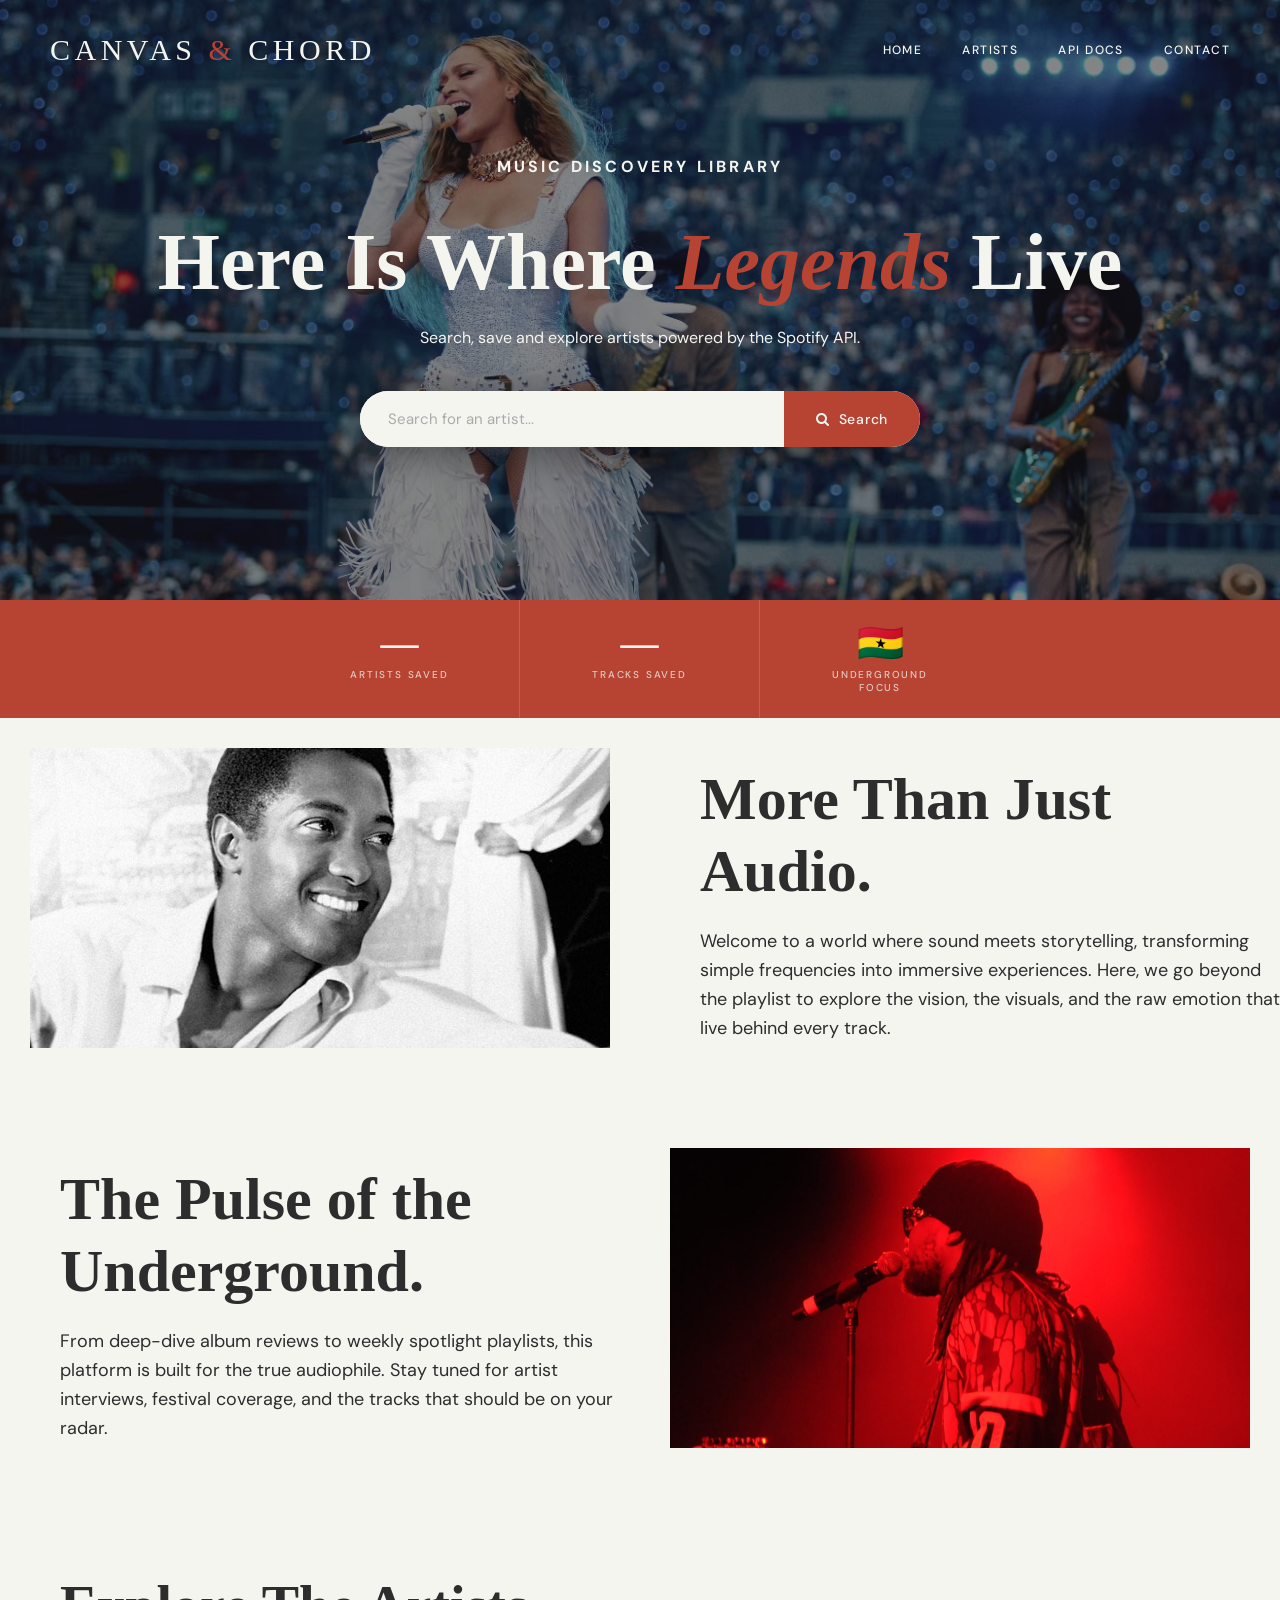
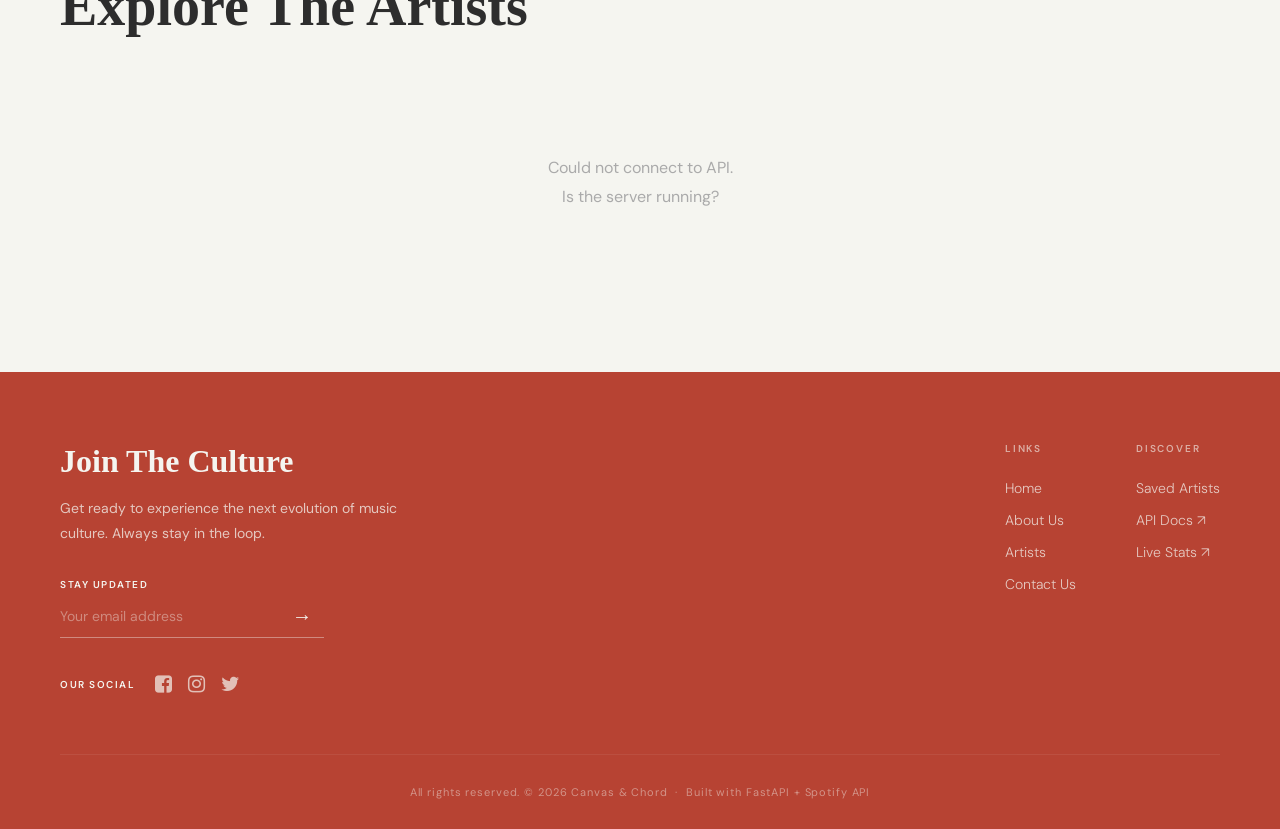
<file: frontend/index.html>
<!DOCTYPE html>
<html lang="en">
<head>
    <meta charset="UTF-8">
    <meta name="viewport" content="width=device-width, initial-scale=1.0">
    <title>CANVAS & CHORD</title>
    <link rel="stylesheet" href="https://cdnjs.cloudflare.com/ajax/libs/font-awesome/4.7.0/css/font-awesome.min.css">
    <link href="https://fonts.googleapis.com/css2?family=Playfair+Display:wght@400;700;900&family=DM+Sans:wght@300;400;500&display=swap" rel="stylesheet">
    <link rel="stylesheet" href="Variables.css">
    <link rel="stylesheet" href="style.css">
    <script src="utils.js" defer></script>
    <script src="script.js" defer></script>
</head>
<body>

    <nav>
        <div id="logo"><p>CANVAS <span>&</span> CHORD</p></div>
        <div id="menu">
            <a href="#">Home</a>
            <a href="#artists-section">Artists</a>
            <a href="https://canvasandchords.onrender.com/docs" target="_blank">API Docs</a>
            <a href="#">Contact</a>
        </div>
    </nav>

    <div class="banner">
        <img src="./IMAGES/shutterstock-editorial-15344558c-6842f05d52535.avif" alt="Artist performing live">
        <p class="banner-tag">Music Discovery Library</p>
        <h1>Here Is Where <em>Legends</em> Live</h1>
        <p>Search, save and explore artists powered by the Spotify API.</p>
        <div class="search-container">
            <input type="text" id="searchInput" placeholder="Search for an artist...">
            <button onclick="searchArtists()">
                <i class="fa fa-search"></i>&nbsp; Search
            </button>
        </div>
    </div>

    <div class="stats-bar">
        <div class="stat-item">
            <div class="stat-number" id="totalArtists">—</div>
            <div class="stat-label">Artists Saved</div>
        </div>
        <div class="stat-item">
            <div class="stat-number" id="totalTracks">—</div>
            <div class="stat-label">Tracks Saved</div>
        </div>
        <div class="stat-item">
            <div class="stat-number">🇬🇭</div>
            <div class="stat-label">Underground Focus</div>
        </div>
    </div>

    <div class="search-results" id="searchResults">
        <h3>Search Results</h3>
        <div class="results-grid" id="resultsGrid"></div>
    </div>

    <section class="Top">
        <div class="left">
            <img src="./IMAGES/imgi_157_Sam-Cooke_on-couch_Abkco-Photo-by-Wally-Seawell_BW_SMALL-e1594430374762.jpg"
                 alt="Artist portrait">
        </div>
        <div class="right">
            <h2>More Than Just Audio.</h2>
            <p>
                Welcome to a world where sound meets storytelling, transforming simple frequencies
                into immersive experiences. Here, we go beyond the playlist to explore the vision,
                the visuals, and the raw emotion that live behind every track.
            </p>
        </div>
    </section>

    <section class="middle">
        <div class="left2">
            <h2>The Pulse of the Underground.</h2>
            <p>
                From deep-dive album reviews to weekly spotlight playlists, this platform is built
                for the true audiophile. Stay tuned for artist interviews, festival coverage,
                and the tracks that should be on your radar.
            </p>
        </div>
        <div class="right2">
            <img src="./IMAGES/imgi_201_C-1.jpg" alt="Underground artist">
        </div>
    </section>

    <div class="section-header" id="artists-section">
        <h2>Explore The Artists</h2>
        <p id="artistCount"></p>
    </div>

    <div class="artists-section">
        <div class="artists-grid" id="artistsGrid">
            <div class="loading">Loading artists</div>
        </div>
    </div>

    <footer class="site-footer">
        <div class="footer-content">
            <div class="footer-left">
                <h2>Join The Culture</h2>
                <p>Get ready to experience the next evolution of music culture. Always stay in the loop.</p>
                <div class="email-signup">
                    <p>Stay Updated</p>
                    <form action="#">
                        <input type="email" placeholder="Your email address" required>
                        <button type="submit">→</button>
                    </form>
                </div>
                <div class="social-links">
                    <p>Our Social</p>
                    <i class="fa fa-facebook-square"></i>
                    <i class="fa fa-instagram"></i>
                    <i class="fa fa-twitter"></i>
                </div>
            </div>
            <div class="footer-links">
                <div class="link-column">
                    <h3>Links</h3>
                    <a href="#">Home</a>
                    <a href="#">About Us</a>
                    <a href="#artists-section">Artists</a>
                    <a href="#">Contact Us</a>
                </div>
                <div class="link-column">
                    <h3>Discover</h3>
                    <a href="#artists-section">Saved Artists</a>
                    <a href="https://canvasandchords.onrender.com/docs" target="_blank">API Docs ↗</a>
                    <a href="https://canvasandchords.onrender.com/discover/stats" target="_blank">Live Stats ↗</a>
                </div>
            </div>
        </div>
        <div class="footer-bottom">
            <p>All rights reserved. © 2026 Canvas & Chord &nbsp;·&nbsp; Built with FastAPI + Spotify API</p>
        </div>
    </footer>

    <div class="notification" id="notification"></div>

</body>
</html>
</file>
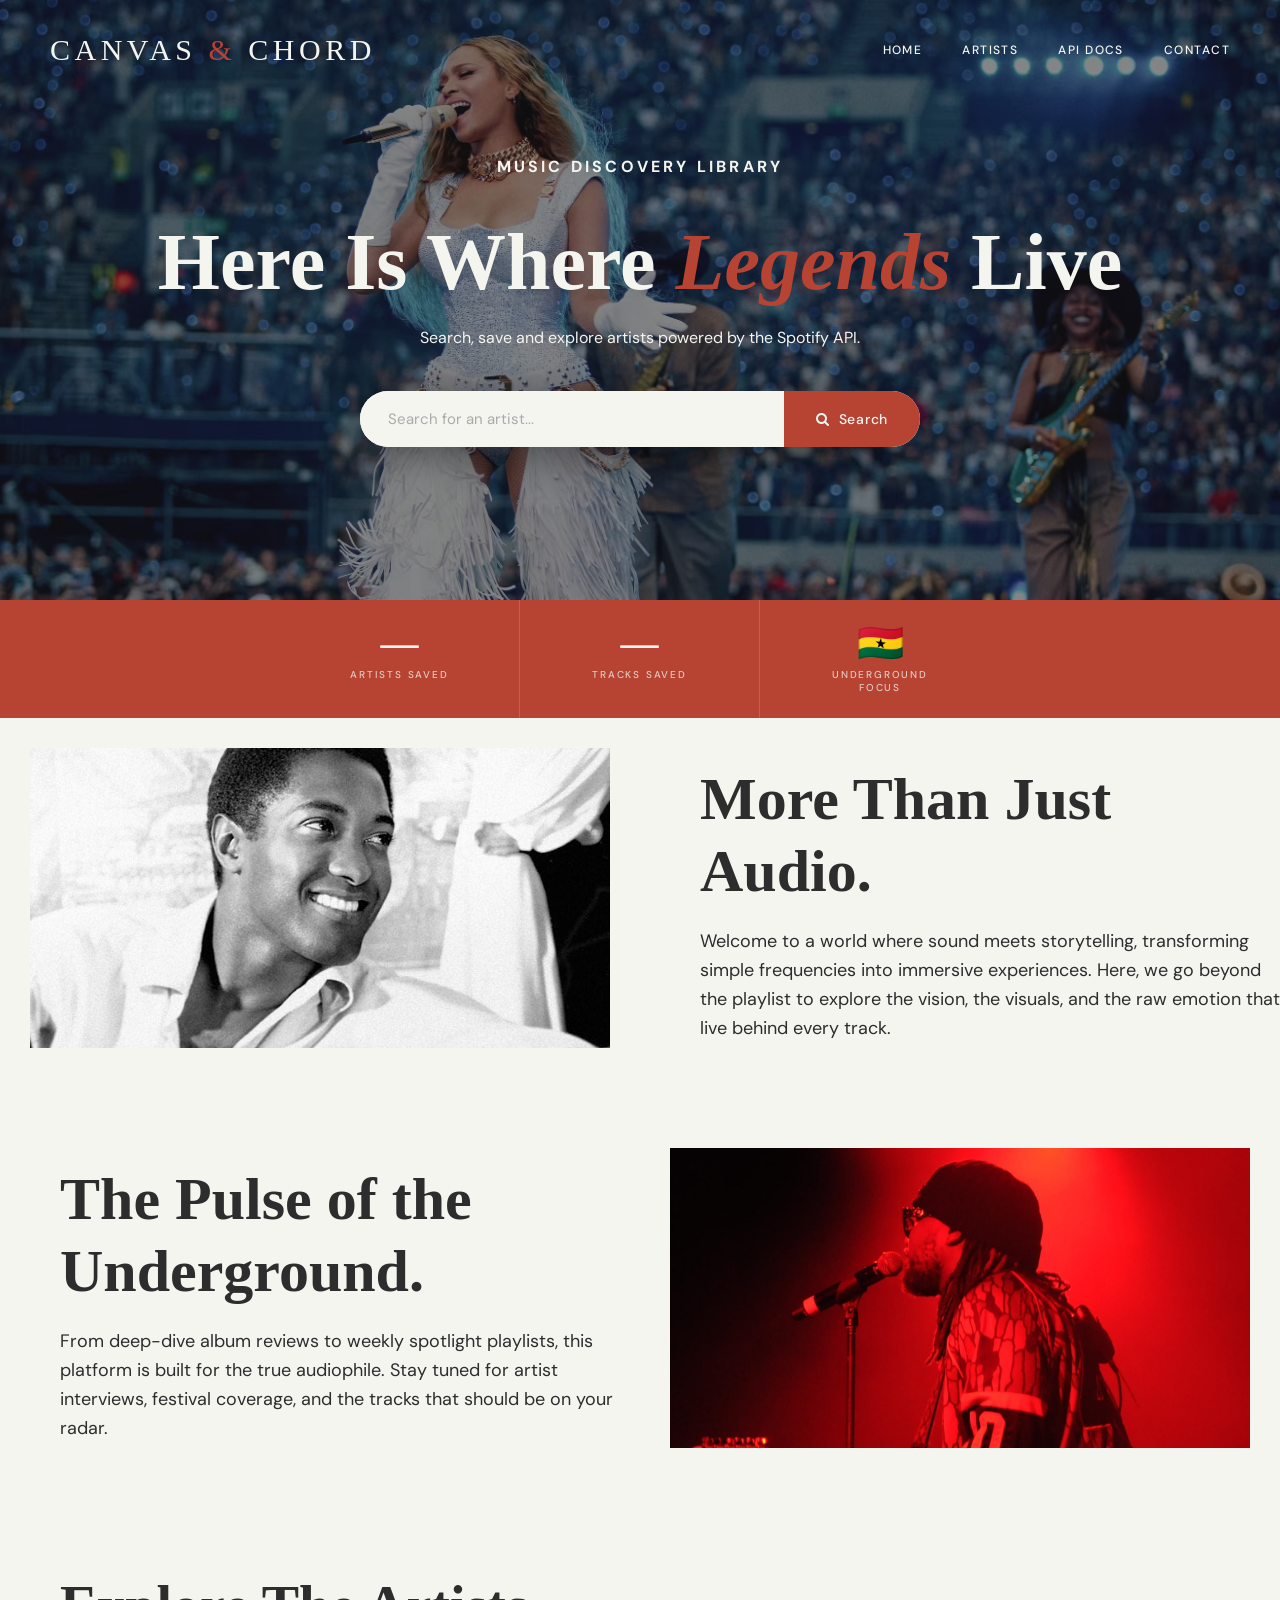
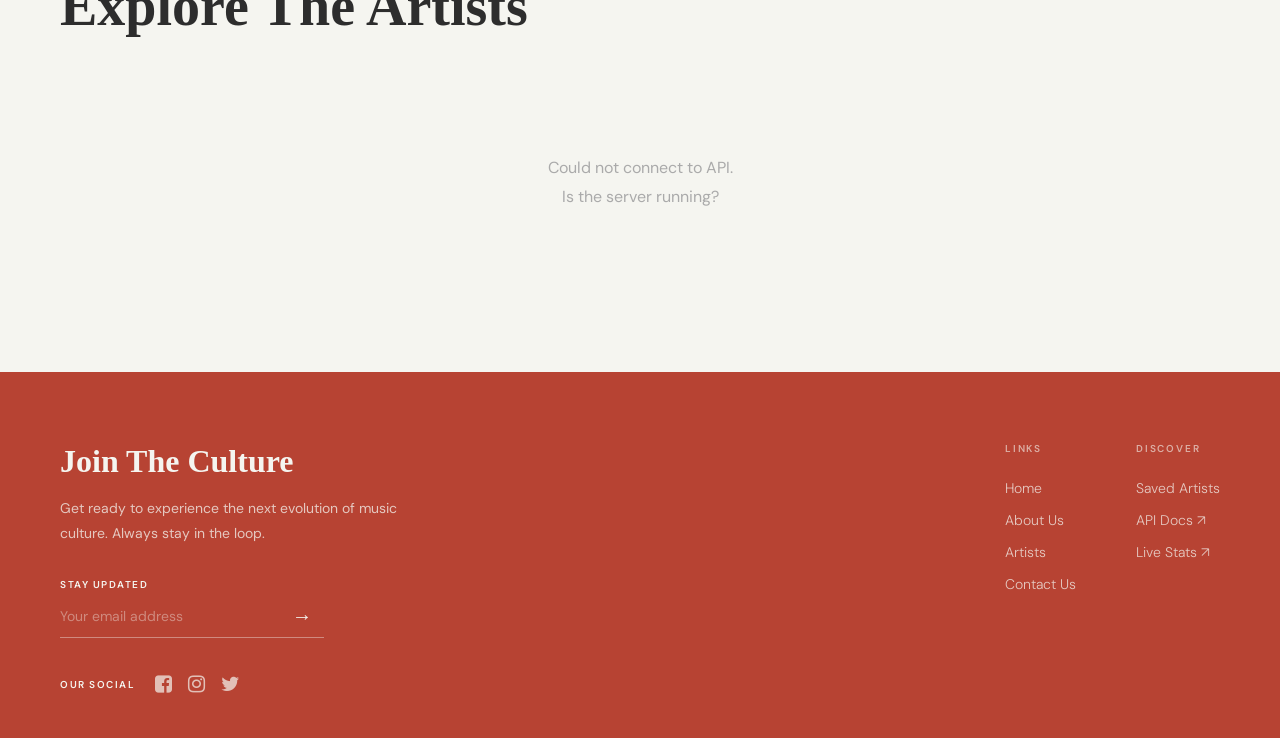
<file: frontend/profile.html>
<!DOCTYPE html>
<html lang="en">
<head>
    <meta charset="UTF-8">
    <meta name="viewport" content="width=device-width, initial-scale=1.0">
    <title>Artist Profile | CANVAS & CHORD</title>
    <link rel="stylesheet" href="https://cdnjs.cloudflare.com/ajax/libs/font-awesome/4.7.0/css/font-awesome.min.css">
    <link href="https://fonts.googleapis.com/css2?family=Playfair+Display:wght@400;700;900&family=DM+Sans:wght@300;400;500&display=swap" rel="stylesheet">
    <link rel="stylesheet" href="Variables.css">
    <link rel="stylesheet" href="style.css">
    <link rel="stylesheet" href="profile.css">
    <script src="utils.js" defer></script>
    <script src="profile.js" defer></script>
</head>
<body>

    <nav>
        <div id="logo"><p>CANVAS <span>&</span> CHORD</p></div>
        <div id="menu">
            <a href="index.html">← Home</a>
            <a href="index.html#artists-section">Artists</a>
            <a href="https://canvasandchords.onrender.com/docs" target="_blank">API Docs</a>
        </div>
    </nav>

    <div class="profile-banner" id="profileBanner">
        <div class="profile-banner-overlay"></div>
        <div class="profile-banner-content">
            <p class="profile-tag" id="profileTag">Artist</p>
            <h1 id="artistName">Loading...</h1>
            <p class="profile-genres" id="artistGenres"></p>
            <a class="spotify-link" id="spotifyLink" href="#" target="_blank" style="display:none;">
                <i class="fa fa-spotify"></i>&nbsp; Open on Spotify
            </a>
        </div>
    </div>

    <section class="bio-section" id="bioSection">
        <div class="bio-inner">
            <p class="section-label">About</p>
            <div class="bio-text" id="bioText">
                <div class="loading">Loading biography</div>
            </div>
            <p class="bio-source" id="bioSource"></p>
        </div>
    </section>

    <section class="tracks-section" id="tracksSection">
        <div class="tracks-header">
            <div>
                <p class="section-label">Tracks</p>
                <h2 class="tracks-title" id="tracksTitle">Discography</h2>
            </div>
            <button class="fetch-btn" id="fetchBtn" onclick="fetchTracks()">
                <i class="fa fa-refresh"></i>&nbsp; Fetch Tracks from Spotify
            </button>
        </div>
        <div class="tracks-list" id="tracksList">
            <div class="loading">Loading tracks</div>
        </div>
    </section>

    <div class="audio-panel" id="audioPanel">
        <div class="audio-panel-header">
            <h4>Audio Analysis — <span id="selectedTrackName">—</span></h4>
            <small>Powered by Spotify</small>
        </div>
        <div id="featuresContent"></div>
    </div>

    <footer class="site-footer">
        <div class="footer-content">
            <div class="footer-left">
                <h2>Join The Culture</h2>
                <p>Get ready to experience the next evolution of music culture. Always stay in the loop.</p>
                <div class="email-signup">
                    <p>Stay Updated</p>
                    <form action="#">
                        <input type="email" placeholder="Your email address" required>
                        <button type="submit">→</button>
                    </form>
                </div>
                <div class="social-links">
                    <p>Our Social</p>
                    <i class="fa fa-facebook-square"></i>
                    <i class="fa fa-instagram"></i>
                    <i class="fa fa-twitter"></i>
                </div>
            </div>
            <div class="footer-links">
                <div class="link-column">
                    <h3>Links</h3>
                    <a href="index.html">Home</a>
                    <a href="index.html#artists-section">All Artists</a>
                    <a href="https://canvasandchords.onrender.com/docs" target="_blank">API Docs ↗</a>
                </div>
            </div>
        </div>
        <div class="footer-bottom">
            <p>All rights reserved. © 2026 Canvas & Chord &nbsp;·&nbsp; Built with FastAPI + Spotify API</p>
        </div>
    </footer>

    <div class="notification" id="notification"></div>

</body>
</html>
</file>
<file: frontend/Variables.css>
:root {
    --red:          #b74333;
    --red-dark:     #8f3228;
    --cream:        #F5F5F0;
    --dark:         #1a1a1a;
    --dark2:        #2D2D2D;
    --dark3:        #3d3d3d;
    --muted:        rgba(245,245,240,0.55);
    --font-display: serif;
    --font-body:    'DM Sans', sans-serif;
    --ease:         0.3s ease;
}
</file>
<file: frontend/style.css>
*, *::before, *::after { margin:0; padding:0; box-sizing:border-box; }
html { scroll-behavior: smooth; }

body {
    background-color: var(--cream);
    font-family: var(--font-body);
    color: var(--dark2);
    overflow-x: hidden;
}

nav {
    width: 100%;
    height: 100px;
    position: absolute;
    top: 0;
    left: 0;
    z-index: 10;
    display: flex;
    justify-content: space-between;
    align-items: center;
    padding: 0 50px;
}

#logo {
    width: auto;
    height: auto;
}

#logo p {
    font-size: 30px;
    color: var(--cream);
    font-family: var(--font-display);
    letter-spacing: 0.15em;
}

#logo span { color: var(--red); }

#menu { display:flex; gap:40px; align-items:center; }

#menu a {
    text-decoration: none;
    color: var(--cream);
    font-size: 12px;
    letter-spacing: 0.12em;
    font-weight: 500;
    transition: color var(--ease);
    text-transform: uppercase;
}

#menu a:hover { color: var(--muted); }

.banner {
    width: 100%;
    height: 600px;
    position: relative;
    background-color: var(--dark);
    overflow: hidden;
    display: flex;
    flex-direction: column;
    align-items: center;
    justify-content: center;
    text-align: center;
    padding: 0 20px;
}

.banner img {
    position: absolute;
    top: 0;
    left: 0;
    width: 100%;
    height: 100%;
    object-fit: cover;
    z-index: 0;
    opacity: 0.5;
}

.banner-tag, .banner h1, .banner > p, .search-container {
    position: relative;
    z-index: 1;
}

.banner-tag {
    color: var(--red);
    text-transform: uppercase;
    letter-spacing: 0.2em;
    font-size: 12px;
    font-weight: 700;
    margin-bottom: 15px;
}

.banner h1 {
    font-size: clamp(42px, 7vw, 80px);
    color: var(--cream);
    font-family: var(--font-display);
    font-weight: 900;
    line-height: 1.05;
    margin-bottom: 20px;
}

.banner h1 em { color: var(--red); font-style: italic; }

.banner > p {
    font-size: 16px;
    color: var(--cream);
    margin-bottom: 40px;
    max-width: 550px;
    line-height: 1.7;
}

.search-container {
    display: flex;
    width: 100%;
    max-width: 560px;
    border-radius: 50px;
    overflow: hidden;
    box-shadow: 0 8px 40px rgba(0,0,0,0.4);
    background-color: var(--cream);
}

.search-container input {
    flex: 1;
    padding: 18px 28px;
    border: none;
    background-color: var(--cream);
    font-size: 15px;
    font-family: var(--font-body);
    color: var(--dark2);
    outline: none;
}

.search-container input::placeholder { color: #aaa; }

.search-container button {
    padding: 18px 32px;
    background-color: var(--red);
    color: var(--cream);
    border: none;
    font-size: 14px;
    font-weight: 500;
    font-family: var(--font-body);
    letter-spacing: 0.05em;
    cursor: pointer;
    transition: background-color var(--ease);
}

.search-container button:hover { background-color: var(--red-dark); }

.stats-bar {
    width: 100%;
    background-color: var(--red);
    color: var(--cream);
    display: flex;
    justify-content: center;
}

.stat-item {
    text-align: center;
    padding: 24px 60px;
    border-right: 1px solid rgba(255,255,255,0.15);
    flex: 1;
    max-width: 240px;
    transition: background-color var(--ease);
}

.stat-item:last-child { border-right: none; }
.stat-item:hover { background-color: var(--red-dark); }

.stat-number {
    font-size: 38px;
    font-weight: 700;
    font-family: var(--font-display);
    line-height: 1;
    margin-bottom: 6px;
}

.stat-label {
    font-size: 10px;
    letter-spacing: 0.18em;
    opacity: 0.75;
    text-transform: uppercase;
    font-weight: 500;
}

.search-results {
    width: 100%;
    background-color: var(--dark2);
    padding: 40px 60px;
    display: none;
    border-bottom: 3px solid var(--red);
}

.search-results h3 {
    color: var(--cream);
    font-family: var(--font-display);
    font-size: 22px;
    margin-bottom: 24px;
    font-weight: 400;
}

.results-grid {
    display: grid;
    grid-template-columns: repeat(auto-fill, minmax(280px, 1fr));
    gap: 14px;
}

.result-card {
    background-color: var(--dark3);
    border-radius: 12px;
    padding: 16px;
    display: flex;
    align-items: center;
    gap: 16px;
    border: 1px solid rgba(255,255,255,0.05);
    transition: background-color var(--ease), transform var(--ease);
}

.result-card:hover { background-color: #4a4a4a; transform: translateY(-2px); }

.result-card img {
    width: 56px; height: 56px;
    border-radius: 50%;
    object-fit: cover;
    flex-shrink: 0;
    border: 2px solid rgba(255,255,255,0.1);
}

.result-card .no-image {
    width: 56px; height: 56px;
    border-radius: 50%;
    background: linear-gradient(135deg, var(--red), var(--red-dark));
    display: flex;
    align-items: center;
    justify-content: center;
    color: white;
    font-size: 22px;
    font-family: var(--font-display);
    flex-shrink: 0;
    font-weight: 700;
}

.result-info { flex:1; min-width:0; }

.result-info p {
    color: var(--cream);
    font-weight: 500;
    font-size: 14px;
    white-space: nowrap;
    overflow: hidden;
    text-overflow: ellipsis;
}

.result-info small { color: var(--muted); font-size: 12px; }

.save-btn {
    padding: 8px 18px;
    background-color: transparent;
    color: var(--red);
    border: 1.5px solid var(--red);
    border-radius: 20px;
    cursor: pointer;
    font-size: 12px;
    font-weight: 500;
    font-family: var(--font-body);
    letter-spacing: 0.05em;
    transition: all var(--ease);
    white-space: nowrap;
    flex-shrink: 0;
}

.save-btn:hover { background-color: var(--red); color: var(--cream); }
.save-btn.saved { background-color: #2a7a3b; border-color: #2a7a3b; color: white; }
.save-btn:disabled { opacity: 0.5; cursor: not-allowed; }

.section-header {
    width: 100%;
    padding: 60px 60px 0;
    background-color: var(--cream);
    display: flex;
    align-items: flex-end;
    justify-content: space-between;
}

.section-header h2 {
    font-size: clamp(36px, 5vw, 56px);
    color: var(--dark2);
    font-family: var(--font-display);
    font-weight: 700;
    line-height: 1;
}

.section-header p { font-size: 13px; color: #999; padding-bottom: 8px; }

.artists-section {
    width: 100%;
    background-color: var(--cream);
    padding: 40px 60px 80px;
}

.artists-grid {
    display: grid;
    grid-template-columns: repeat(auto-fill, minmax(180px, 1fr));
    gap: 36px;
}

.artist-card {
    display: flex;
    flex-direction: column;
    align-items: center;
    cursor: pointer;
    transition: transform var(--ease);
}

.artist-card:hover { transform: translateY(-6px); }

.artist-card:hover .artist-image-wrap {
    box-shadow: 0 16px 40px rgba(183,67,51,0.25);
}

.artist-image-wrap {
    width: 180px; height: 180px;
    border-radius: 28%;
    overflow: hidden;
    display: flex;
    justify-content: center;
    align-items: center;
    transition: box-shadow var(--ease);
    flex-shrink: 0;
}

.artist-card:nth-child(6n+1) .artist-image-wrap { background-color: #ffcba0; }
.artist-card:nth-child(6n+2) .artist-image-wrap { background-color: #adf4b5; }
.artist-card:nth-child(6n+3) .artist-image-wrap { background-color: #a6aff0; }
.artist-card:nth-child(6n+4) .artist-image-wrap { background-color: #fc9ef1; }
.artist-card:nth-child(6n+5) .artist-image-wrap { background-color: #f9f188; }
.artist-card:nth-child(6n+6) .artist-image-wrap { background-color: #fa859e; }

.artist-image-wrap img {
    width: 100%; height: 100%;
    object-fit: cover;
    padding: 12px;
    border-radius: 50%;
    transition: transform var(--ease);
}

.artist-card:hover .artist-image-wrap img { transform: scale(1.05); }

.artist-initial {
    font-size: 64px;
    font-family: var(--font-display);
    color: var(--dark2);
    font-weight: 700;
    opacity: 0.35;
}

.artist-card-name {
    font-family: var(--font-display);
    font-size: 15px;
    color: var(--dark2);
    margin-top: 14px;
    text-align: center;
    font-weight: 600;
    line-height: 1.3;
}

.artist-card-sub {
    font-size: 11px;
    color: var(--red);
    margin-top: 4px;
    letter-spacing: 0.08em;
    text-transform: uppercase;
    font-weight: 500;
}

.empty-state {
    grid-column: 1 / -1;
    text-align: center;
    padding: 80px 40px;
    color: #aaa;
}

.empty-state .empty-icon { font-size: 60px; margin-bottom: 20px; opacity: 0.3; }
.empty-state p { font-size: 16px; line-height: 1.8; max-width: 360px; margin: 0 auto; }

.content {
    width: 100%;
    overflow: hidden;
}

.Top {
    width: 100%;
    height: 400px;
    display: flex;
}

.left {
    width: 50%;
    height: 100%;
    background-color: #F5F5F0;
}

.left img {
    width: 100%;
    height: 360px;
    object-fit: cover;
    display: block;
    padding: 30px;
}

.right {
    width: 50%;
    height: 100%;
    background-color: #F5F5F0;
    display: flex;
    flex-direction: column;
    justify-content: center;
    padding-left: 40px;
}

.right h2 {
    font-size: 60px;
    color: #2D2D2D;
    line-height: 1.2;
    font-family: serif;
    margin-left: 20px;
    padding-bottom: 20px;
}

.right p {
    font-size: 18px;
    color: #2D2D2D;
    margin-bottom: 30px;
    line-height: 1.6;
    margin-left: 20px;
}

.middle {
    width: 100%;
    height: 400px;
    display: flex;
}

.left2 {
    width: 50%;
    height: 100%;
    background-color: #F5F5F0;
    display: flex;
    flex-direction: column;
    justify-content: center;
    padding-left: 40px;
}

.left2 h2 {
    font-size: 60px;
    color: #2D2D2D;
    line-height: 1.2;
    font-family: serif;
    margin-left: 20px;
    padding-bottom: 20px;
}

.left2 p {
    font-size: 18px;
    color: #2D2D2D;
    margin-bottom: 30px;
    line-height: 1.6;
    margin-left: 20px;
}

.right2 {
    width: 50%;
    height: 100%;
    background-color: #F5F5F0;
}

.right2 img {
    width: 100%;
    height: 360px;
    object-fit: cover;
    display: block;
    padding: 30px;
}

.loading {
    text-align: center;
    padding: 60px 20px;
    color: #aaa;
    font-size: 14px;
    letter-spacing: 0.08em;
    display: flex;
    align-items: center;
    justify-content: center;
    gap: 12px;
}

.loading::after {
    content: '';
    display: inline-block;
    width: 16px; height: 16px;
    border: 2px solid #aaa;
    border-top-color: var(--red);
    border-radius: 50%;
    animation: spin 0.8s linear infinite;
    flex-shrink: 0;
}

@keyframes spin { to { transform: rotate(360deg); } }

.track-row { cursor: pointer; position: relative; }
.track-row:hover { background-color: rgba(255,255,255,0.08); border-color: rgba(183,67,51,0.3); }
.track-row.active { border-color: var(--red); background-color: rgba(183,67,51,0.08); }

.track-hint {
    font-size: 11px;
    color: var(--red);
    opacity: 0;
    transition: opacity 0.2s;
    white-space: nowrap;
    letter-spacing: 0.05em;
}

.track-row:hover .track-hint { opacity: 1; }

.audio-panel {
    width: 100%;
    background-color: #111;
    padding: 0 60px;
    max-height: 0;
    overflow: hidden;
    transition: max-height 0.5s ease, padding 0.3s ease;
}

.audio-panel.open {
    max-height: 700px;
    padding: 40px 60px;
    border-top: 1px solid rgba(255,255,255,0.06);
}

.audio-panel-header {
    display: flex;
    align-items: center;
    justify-content: space-between;
    margin-bottom: 32px;
    flex-wrap: wrap;
    gap: 12px;
}

.audio-panel-header h4 {
    color: var(--cream);
    font-family: var(--font-display);
    font-size: 20px;
    font-weight: 400;
}

.audio-panel-header h4 span { color: var(--red); font-style: italic; }

.audio-panel-header small {
    color: var(--muted);
    font-size: 11px;
    letter-spacing: 0.1em;
    text-transform: uppercase;
}

.features-grid {
    display: grid;
    grid-template-columns: repeat(auto-fill, minmax(220px, 1fr));
    gap: 20px;
    margin-bottom: 28px;
}

.feature-item { display: flex; flex-direction: column; gap: 8px; }

.feature-label {
    display: flex;
    justify-content: space-between;
    align-items: center;
}

.feature-name {
    font-size: 11px;
    color: var(--muted);
    letter-spacing: 0.12em;
    text-transform: uppercase;
    font-weight: 500;
}

.feature-value {
    font-size: 13px;
    color: var(--cream);
    font-weight: 600;
    font-family: var(--font-display);
}

.feature-bar-bg {
    width: 100%;
    height: 6px;
    background-color: rgba(255,255,255,0.08);
    border-radius: 100px;
    overflow: hidden;
}

/* width animated by JS on track select */
.feature-bar-fill {
    height: 100%;
    border-radius: 100px;
    background-color: var(--red);
    width: 0%;
    transition: width 0.8s cubic-bezier(0.4,0,0.2,1);
}

.feature-bar-fill.energy   { background-color: #f97316; }
.feature-bar-fill.dance    { background-color: #a78bfa; }
.feature-bar-fill.valence  { background-color: #34d399; }
.feature-bar-fill.acoustic { background-color: #60a5fa; }
.feature-bar-fill.speech   { background-color: #fbbf24; }
.feature-bar-fill.live     { background-color: #f472b6; }

.features-meta {
    display: flex;
    gap: 32px;
    padding-top: 20px;
    border-top: 1px solid rgba(255,255,255,0.06);
    flex-wrap: wrap;
}

.meta-item { text-align: center; }

.meta-value {
    font-size: 24px;
    font-weight: 700;
    color: var(--cream);
    font-family: var(--font-display);
    line-height: 1;
    margin-bottom: 4px;
}

.meta-label {
    font-size: 10px;
    color: var(--muted);
    letter-spacing: 0.12em;
    text-transform: uppercase;
}

.audio-loading {
    text-align: center;
    padding: 30px;
    color: var(--muted);
    font-size: 13px;
    letter-spacing: 0.08em;
}

.site-footer {
    width: 100%;
    background-color: var(--red);
    color: var(--cream);
    padding: 70px 60px 30px;
}

.footer-content {
    display: flex;
    margin-bottom: 60px;
    gap: 80px;
    flex-wrap: wrap;
}

.footer-left { flex: 1; min-width: 260px; }

.footer-left h2 {
    font-family: var(--font-display);
    font-size: 32px;
    margin-bottom: 16px;
    font-weight: 700;
    line-height: 1.2;
}

.footer-left > p {
    font-size: 14px;
    line-height: 1.8;
    opacity: 0.75;
    margin-bottom: 32px;
    max-width: 340px;
}

.email-signup p {
    font-size: 10px;
    font-weight: 600;
    letter-spacing: 0.15em;
    margin-bottom: 12px;
    text-transform: uppercase;
}

.email-signup form {
    display: flex;
    border-bottom: 1.5px solid rgba(245,245,240,0.4);
    width: fit-content;
    padding-bottom: 8px;
    margin-bottom: 36px;
}

.email-signup input {
    background: transparent;
    border: none;
    color: var(--cream);
    font-size: 14px;
    font-family: var(--font-body);
    padding: 4px 0;
    width: 220px;
    outline: none;
}

.email-signup input::placeholder { color: rgba(245,245,240,0.4); }

.email-signup button {
    background: transparent;
    border: none;
    color: var(--cream);
    font-size: 20px;
    cursor: pointer;
    padding: 0 12px;
}

.social-links { display: flex; gap: 16px; align-items: center; }

.social-links > p {
    font-size: 10px;
    font-weight: 600;
    letter-spacing: 0.15em;
    text-transform: uppercase;
    margin-right: 4px;
}

.social-links .fa {
    font-size: 20px;
    color: var(--cream);
    opacity: 0.7;
    cursor: pointer;
    transition: opacity var(--ease);
}

.social-links .fa:hover { opacity: 1; }

.footer-links { display: flex; gap: 60px; }

.link-column h3 {
    font-size: 10px;
    letter-spacing: 0.18em;
    margin-bottom: 24px;
    text-transform: uppercase;
    font-weight: 600;
    opacity: 0.6;
}

.link-column a {
    display: block;
    text-decoration: none;
    color: var(--cream);
    font-size: 14px;
    margin-bottom: 14px;
    opacity: 0.75;
    transition: opacity var(--ease);
    font-weight: 300;
}

.link-column a:hover { opacity: 1; }

.footer-bottom {
    text-align: center;
    font-size: 11px;
    opacity: 0.45;
    padding-top: 30px;
    border-top: 1px solid rgba(255,255,255,0.15);
    letter-spacing: 0.08em;
}

.notification {
    position: fixed;
    bottom: 32px; right: 32px;
    background-color: #2a7a3b;
    color: white;
    padding: 14px 24px;
    border-radius: 10px;
    font-size: 14px;
    font-weight: 500;
    display: none;
    z-index: 9999;
    box-shadow: 0 8px 32px rgba(0,0,0,0.3);
    animation: slideUp 0.3s ease;
    max-width: 320px;
}

.notification.error { background-color: var(--red-dark); }

@keyframes slideUp {
    from { transform: translateY(16px); opacity: 0; }
    to   { transform: translateY(0);    opacity: 1; }
}

@media (max-width: 768px) {
    nav { padding: 0 24px; }
    #menu { gap: 20px; }
    .banner { padding: 60px 24px 40px; }
    .search-results, .section-header,
    .artists-section, .tracks-panel,
    .site-footer { padding-left: 24px; padding-right: 24px; }
    .stat-item { padding: 20px 24px; }
    .footer-content { gap: 40px; }
    .results-grid { grid-template-columns: 1fr; }
    .audio-panel.open { padding: 30px 24px; }
    .features-grid { grid-template-columns: 1fr 1fr; }
}
</file>
<file: frontend/profile.css>
nav {
    position: sticky;
    top: 0;
    background-color: var(--dark);
    border-bottom: 1px solid rgba(255,255,255,0.06);
}

#menu a { color: var(--muted); }
#menu a:hover { color: var(--cream); }
#menu a:first-child { color: var(--red); }

.profile-banner {
    position: relative;
    width: 100%;
    height: 520px;
    background-color: var(--dark);
    background-size: cover;
    background-position: center top;
    overflow: hidden;
    display: flex;
    align-items: flex-end;
}

.profile-banner-overlay {
    position: absolute;
    inset: 0;
    background: linear-gradient(
        to bottom,
        rgba(0,0,0,0.2) 0%,
        rgba(0,0,0,0.8) 70%,
        rgba(0,0,0,0.95) 100%
    );
    z-index: 1;
}

.profile-banner-content {
    position: relative;
    z-index: 2;
    padding: 0 60px 50px;
    width: 100%;
}

.profile-tag {
    font-size: 11px;
    letter-spacing: 0.25em;
    color: var(--red);
    text-transform: uppercase;
    font-weight: 600;
    margin-bottom: 12px;
}

.profile-banner-content h1 {
    font-family: var(--font-display);
    font-size: clamp(40px, 7vw, 80px);
    font-weight: 900;
    color: var(--cream);
    line-height: 1.0;
    margin-bottom: 12px;
}

.profile-genres {
    font-size: 14px;
    color: rgba(245,245,240,0.6);
    letter-spacing: 0.08em;
    margin-bottom: 20px;
    text-transform: capitalize;
}

.spotify-link {
    display: inline-flex;
    align-items: center;
    gap: 8px;
    padding: 10px 24px;
    background-color: transparent;
    color: var(--cream);
    border: 1.5px solid rgba(255,255,255,0.3);
    border-radius: 30px;
    text-decoration: none;
    font-size: 13px;
    font-weight: 500;
    letter-spacing: 0.05em;
    transition: all var(--ease);
}

.spotify-link:hover {
    background-color: #1DB954;
    border-color: #1DB954;
}

.bio-section {
    width: 100%;
    background-color: var(--cream);
    padding: 70px 60px;
    border-bottom: 1px solid rgba(0,0,0,0.06);
}

.bio-inner { max-width: 820px; }

.section-label {
    font-size: 10px;
    letter-spacing: 0.25em;
    text-transform: uppercase;
    color: var(--red);
    font-weight: 700;
    margin-bottom: 16px;
}

.bio-text {
    font-size: 17px;
    line-height: 1.85;
    color: var(--dark2);
    font-family: var(--font-display);
    font-weight: 400;
    max-width: 740px;
}

.bio-source {
    margin-top: 20px;
    font-size: 11px;
    color: #bbb;
    letter-spacing: 0.08em;
}

.bio-source a { color: var(--red); text-decoration: none; }
.bio-source a:hover { text-decoration: underline; }

.tracks-section {
    width: 100%;
    background-color: var(--dark);
    padding: 60px;
}

.tracks-header {
    display: flex;
    align-items: flex-end;
    justify-content: space-between;
    margin-bottom: 36px;
    flex-wrap: wrap;
    gap: 16px;
}

.tracks-title {
    font-family: var(--font-display);
    font-size: 36px;
    font-weight: 700;
    color: var(--cream);
    line-height: 1;
    margin-top: 8px;
}

.fetch-btn {
    padding: 12px 28px;
    background-color: transparent;
    color: var(--cream);
    border: 1.5px solid rgba(255,255,255,0.2);
    border-radius: 30px;
    cursor: pointer;
    font-size: 13px;
    font-weight: 500;
    font-family: var(--font-body);
    letter-spacing: 0.05em;
    transition: all var(--ease);
    white-space: nowrap;
}

.fetch-btn:hover {
    background-color: var(--red);
    border-color: var(--red);
}

.tracks-list {
    display: flex;
    flex-direction: column;
    gap: 6px;
}

.track-row {
    display: flex;
    align-items: center;
    gap: 20px;
    padding: 14px 20px;
    background-color: rgba(255,255,255,0.03);
    border-radius: 10px;
    border: 1px solid rgba(255,255,255,0.04);
    cursor: pointer;
    transition: background-color var(--ease), border-color var(--ease);
}

.track-row:hover {
    background-color: rgba(255,255,255,0.07);
    border-color: rgba(183,67,51,0.3);
}

.track-row.active {
    border-color: var(--red);
    background-color: rgba(183,67,51,0.08);
}

.track-number {
    font-family: var(--font-display);
    font-size: 15px;
    font-weight: 700;
    color: var(--red);
    min-width: 28px;
    flex-shrink: 0;
}

.track-info { flex: 1; min-width: 0; }

.track-info p {
    color: var(--cream);
    font-weight: 500;
    font-size: 14px;
    margin-bottom: 3px;
    display: flex;
    align-items: center;
    gap: 8px;
    white-space: nowrap;
    overflow: hidden;
    text-overflow: ellipsis;
}

.track-info small {
    color: var(--muted);
    font-size: 12px;
    display: block;
    white-space: nowrap;
    overflow: hidden;
    text-overflow: ellipsis;
}

.explicit-badge {
    background-color: var(--red);
    color: white;
    font-size: 9px;
    padding: 2px 5px;
    border-radius: 3px;
    font-weight: 700;
    letter-spacing: 0.05em;
    flex-shrink: 0;
}

.track-duration {
    color: var(--muted);
    font-size: 13px;
    white-space: nowrap;
    flex-shrink: 0;
}

.track-hint {
    font-size: 11px;
    color: var(--red);
    opacity: 0;
    transition: opacity 0.2s;
    white-space: nowrap;
    letter-spacing: 0.05em;
    flex-shrink: 0;
}

.track-row:hover .track-hint { opacity: 1; }

.listen-btn {
    display: inline-flex;
    align-items: center;
    gap: 6px;
    padding: 7px 14px;
    background-color: transparent;
    color: #1DB954;
    border: 1px solid #1DB954;
    border-radius: 20px;
    text-decoration: none;
    font-size: 11px;
    font-weight: 600;
    letter-spacing: 0.05em;
    transition: all var(--ease);
    flex-shrink: 0;
    white-space: nowrap;
}

.listen-btn:hover {
    background-color: #1DB954;
    color: white;
}

.tracks-empty {
    text-align: center;
    padding: 60px 20px;
    color: var(--muted);
    font-size: 15px;
    line-height: 1.7;
}

.audio-panel {
    width: 100%;
    background-color: #111;
    padding: 0 60px;
    max-height: 0;
    overflow: hidden;
    transition: max-height 0.5s ease, padding 0.3s ease;
}

.audio-panel.open {
    max-height: 700px;
    padding: 40px 60px;
    border-top: 1px solid rgba(255,255,255,0.06);
}

.audio-panel-header {
    display: flex;
    align-items: center;
    justify-content: space-between;
    margin-bottom: 32px;
    flex-wrap: wrap;
    gap: 12px;
}

.audio-panel-header h4 {
    color: var(--cream);
    font-family: var(--font-display);
    font-size: 20px;
    font-weight: 400;
}

.audio-panel-header h4 span {
    color: var(--red);
    font-style: italic;
}

.audio-panel-header small {
    color: var(--muted);
    font-size: 11px;
    letter-spacing: 0.1em;
    text-transform: uppercase;
}

.features-grid {
    display: grid;
    grid-template-columns: repeat(auto-fill, minmax(220px, 1fr));
    gap: 20px;
    margin-bottom: 28px;
}

.feature-item { display: flex; flex-direction: column; gap: 8px; }

.feature-label {
    display: flex;
    justify-content: space-between;
    align-items: center;
}

.feature-name {
    font-size: 11px;
    color: var(--muted);
    letter-spacing: 0.12em;
    text-transform: uppercase;
    font-weight: 500;
}

.feature-value {
    font-size: 13px;
    color: var(--cream);
    font-weight: 600;
    font-family: var(--font-display);
}

.feature-bar-bg {
    width: 100%;
    height: 6px;
    background-color: rgba(255,255,255,0.08);
    border-radius: 100px;
    overflow: hidden;
}

.feature-bar-fill {
    height: 100%;
    border-radius: 100px;
    width: 0%;
    transition: width 0.8s cubic-bezier(0.4, 0, 0.2, 1);
    background-color: var(--red);
}

.feature-bar-fill.energy   { background-color: #f97316; }
.feature-bar-fill.dance    { background-color: #a78bfa; }
.feature-bar-fill.valence  { background-color: #34d399; }
.feature-bar-fill.acoustic { background-color: #60a5fa; }
.feature-bar-fill.speech   { background-color: #fbbf24; }
.feature-bar-fill.live     { background-color: #f472b6; }

.features-meta {
    display: flex;
    gap: 32px;
    padding-top: 20px;
    border-top: 1px solid rgba(255,255,255,0.06);
    flex-wrap: wrap;
}

.meta-item { text-align: center; }

.meta-value {
    font-size: 24px;
    font-weight: 700;
    color: var(--cream);
    font-family: var(--font-display);
    line-height: 1;
    margin-bottom: 4px;
}

.meta-label {
    font-size: 10px;
    color: var(--muted);
    letter-spacing: 0.12em;
    text-transform: uppercase;
}

.audio-loading {
    text-align: center;
    padding: 30px;
    color: var(--muted);
    font-size: 13px;
    letter-spacing: 0.08em;
}

@media (max-width: 768px) {
    .profile-banner-content { padding: 0 24px 40px; }
    .bio-section             { padding: 48px 24px; }
    .tracks-section          { padding: 48px 24px; }
    .audio-panel.open        { padding: 32px 24px; }
    .tracks-header           { flex-direction: column; align-items: flex-start; }
    .features-grid           { grid-template-columns: 1fr 1fr; }
    .listen-btn              { display: none; }
}
</file>
